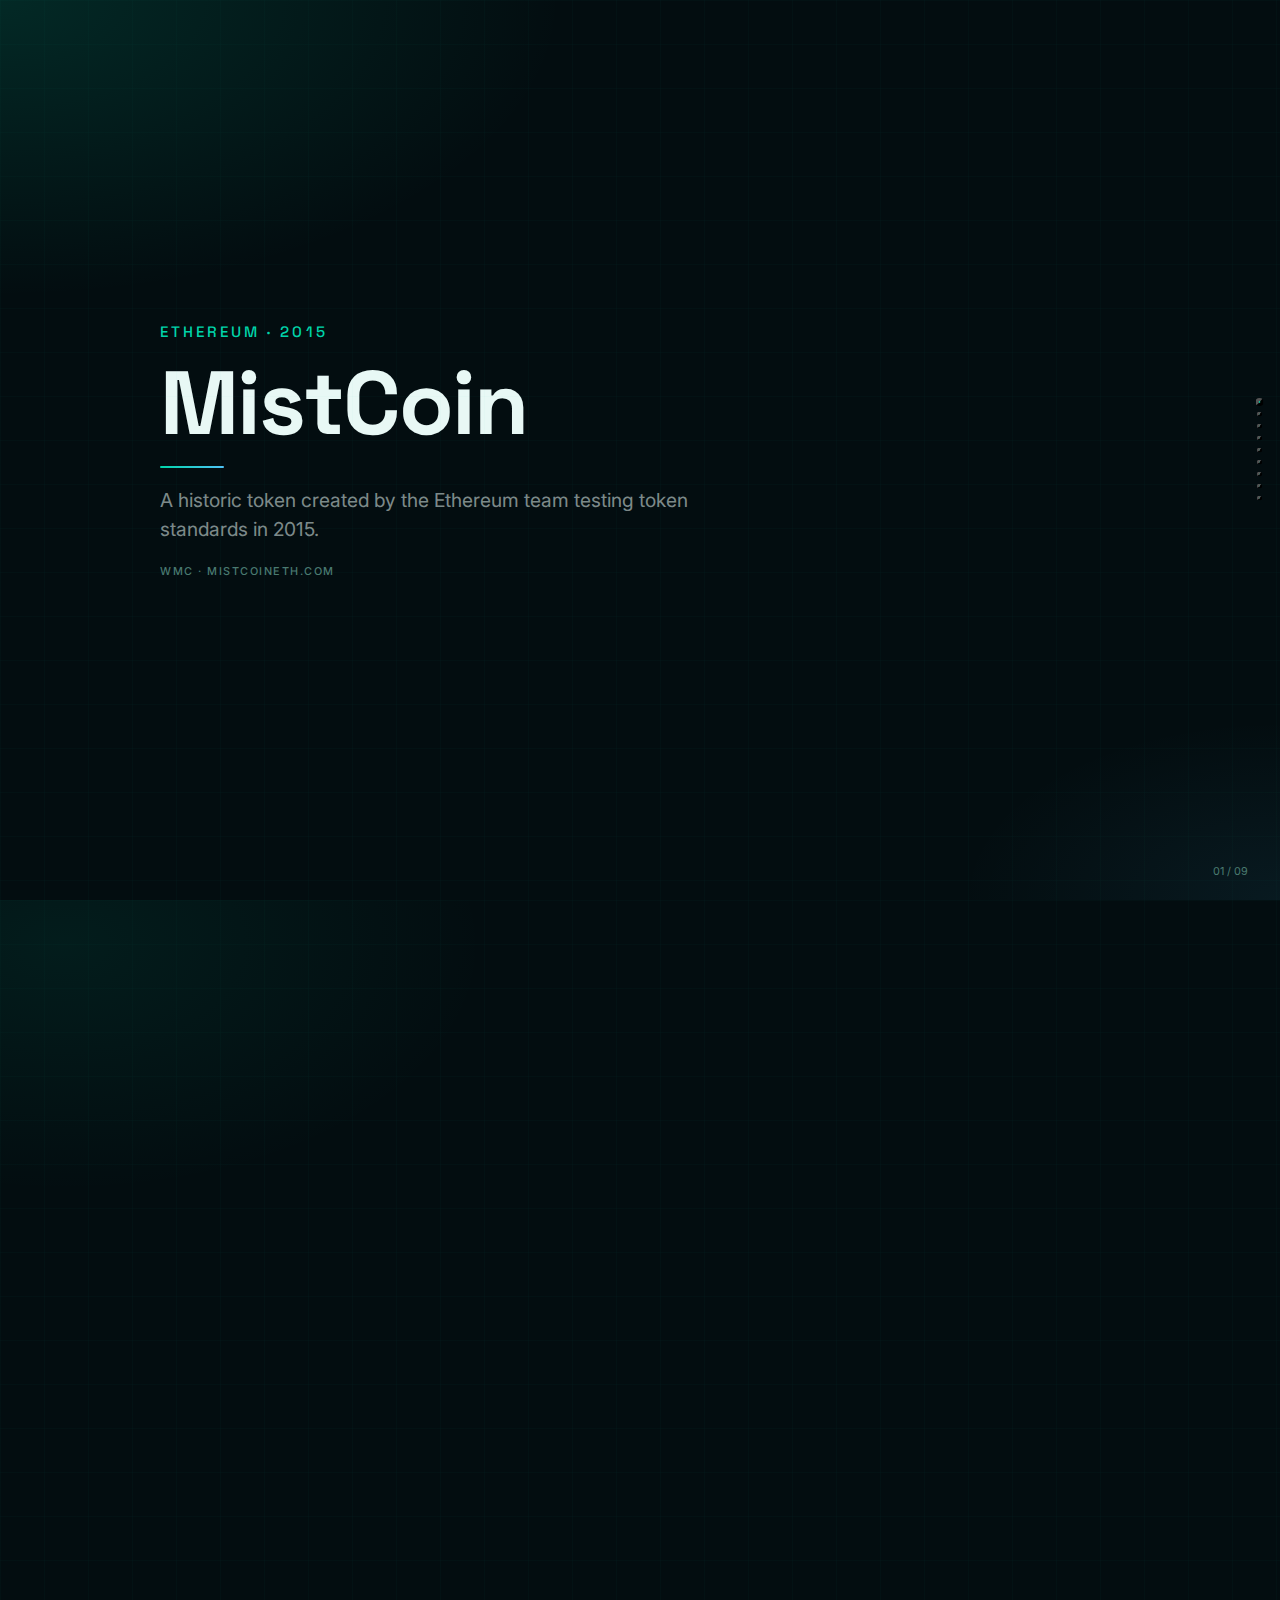
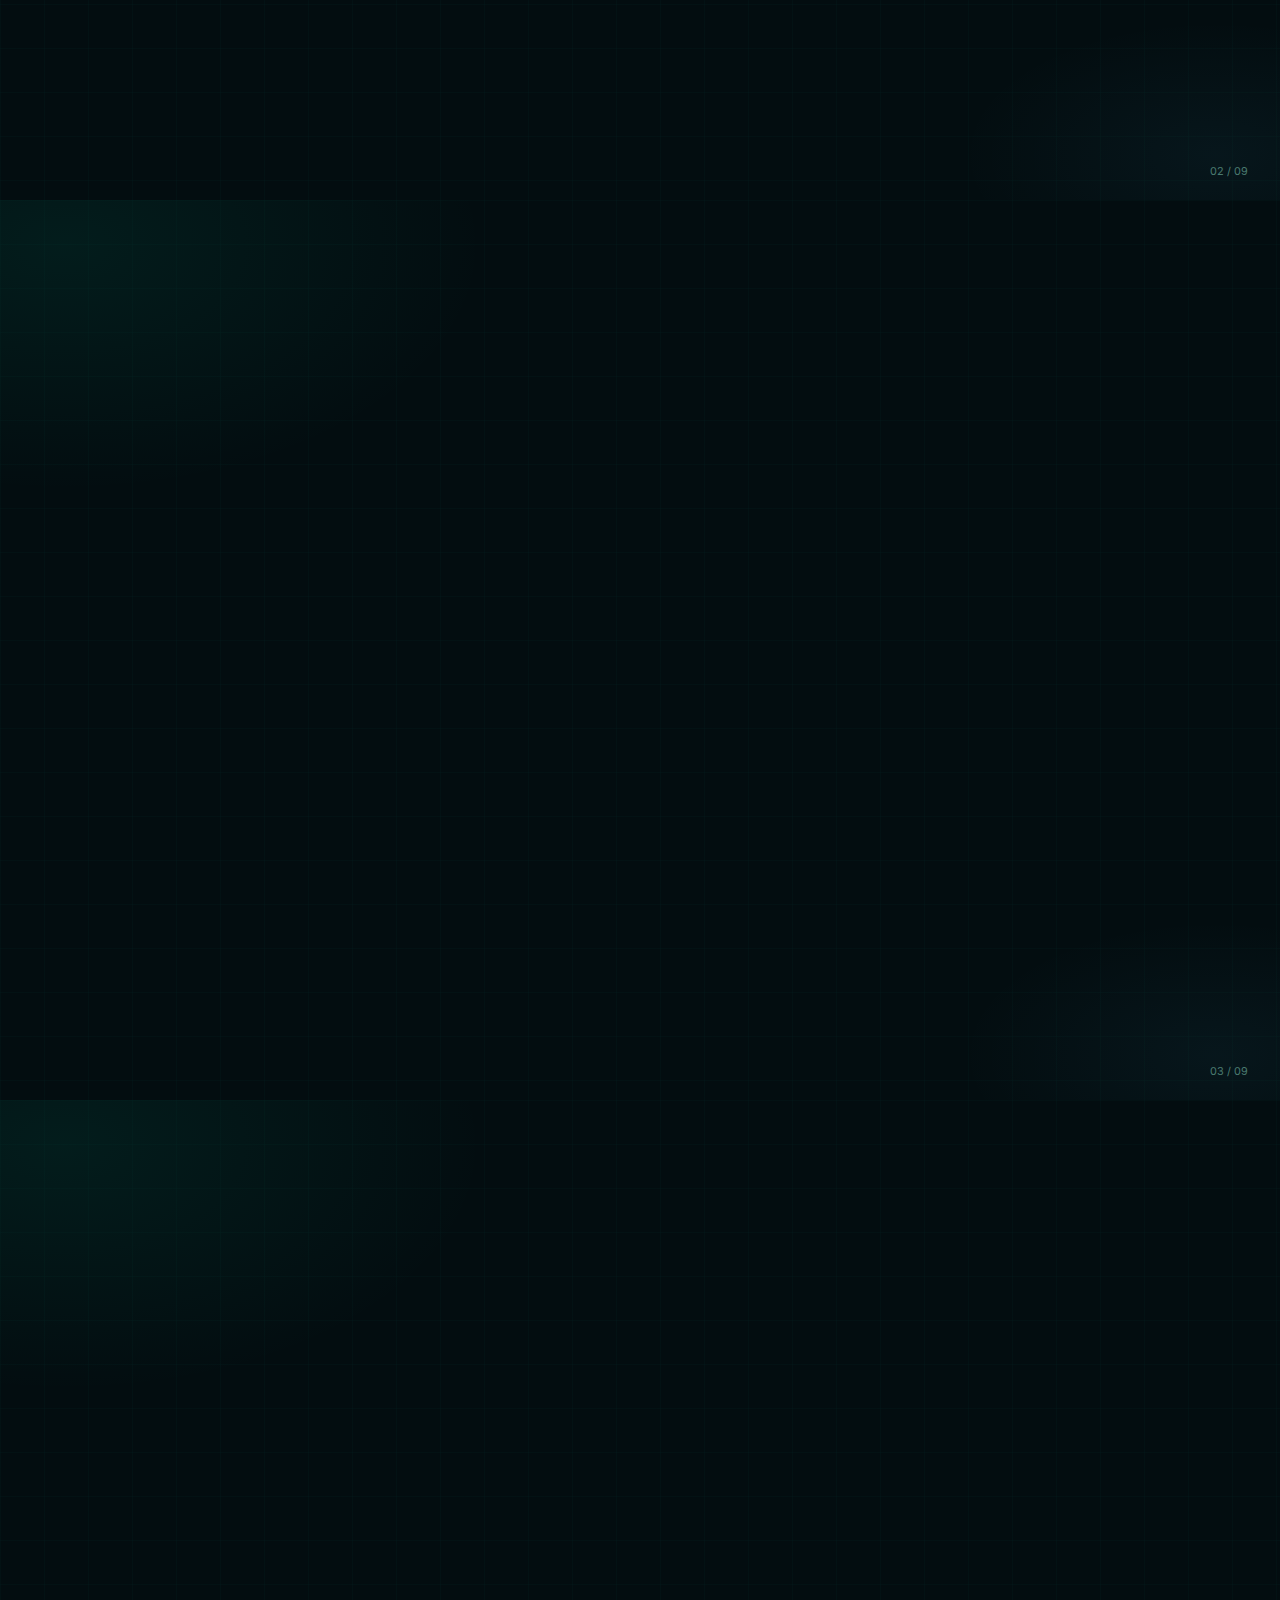
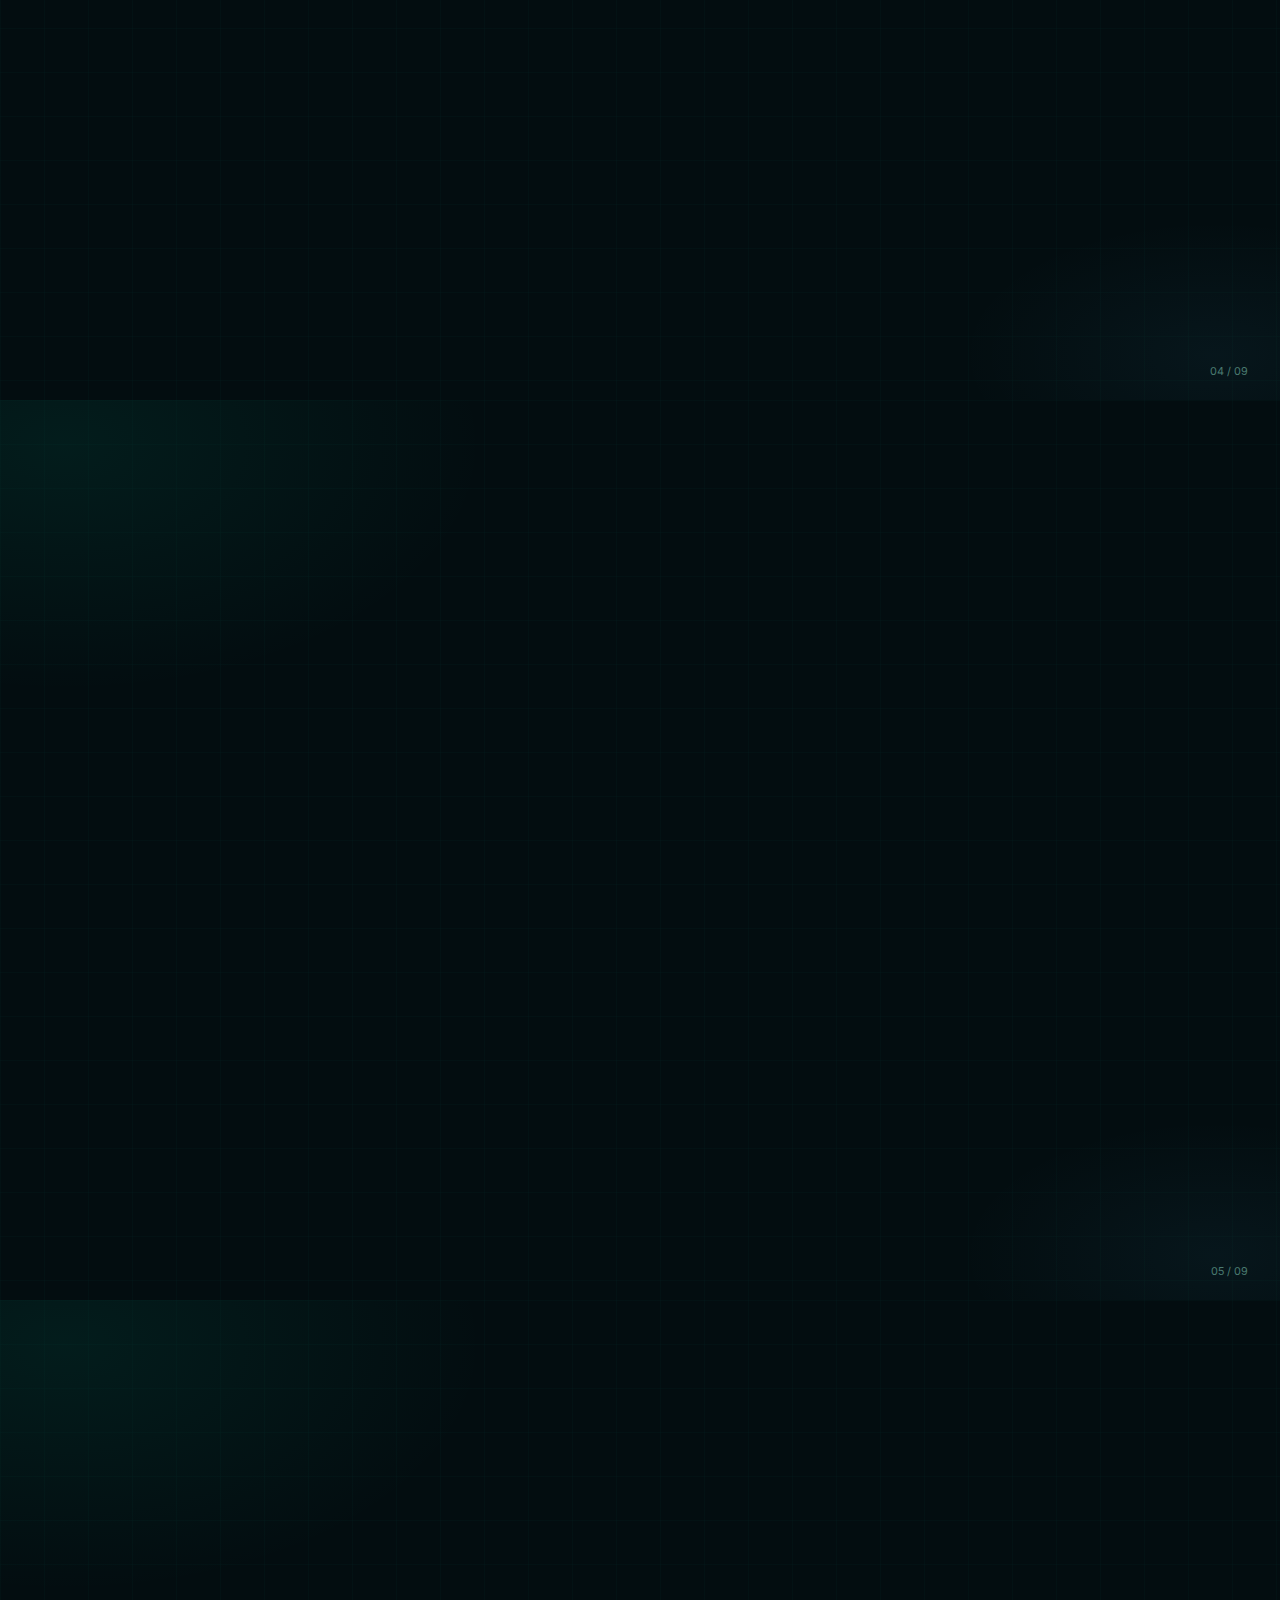
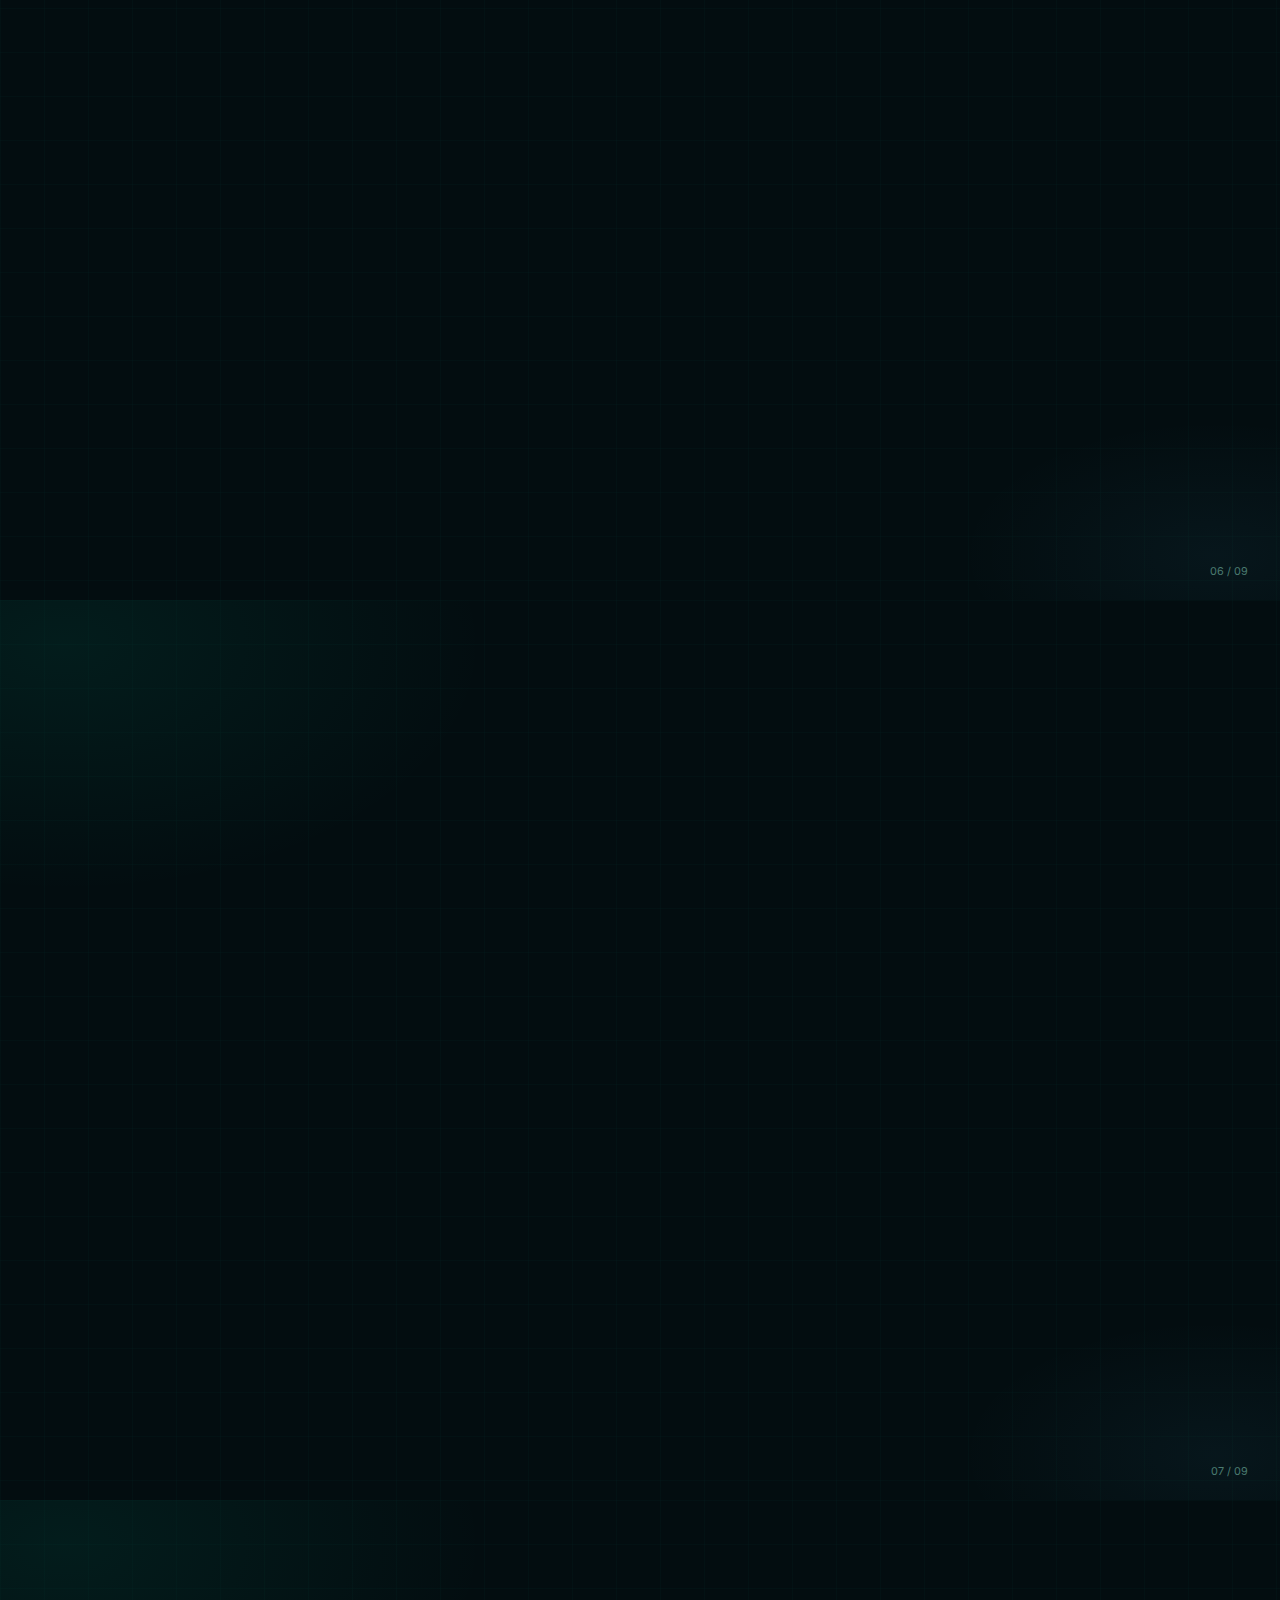
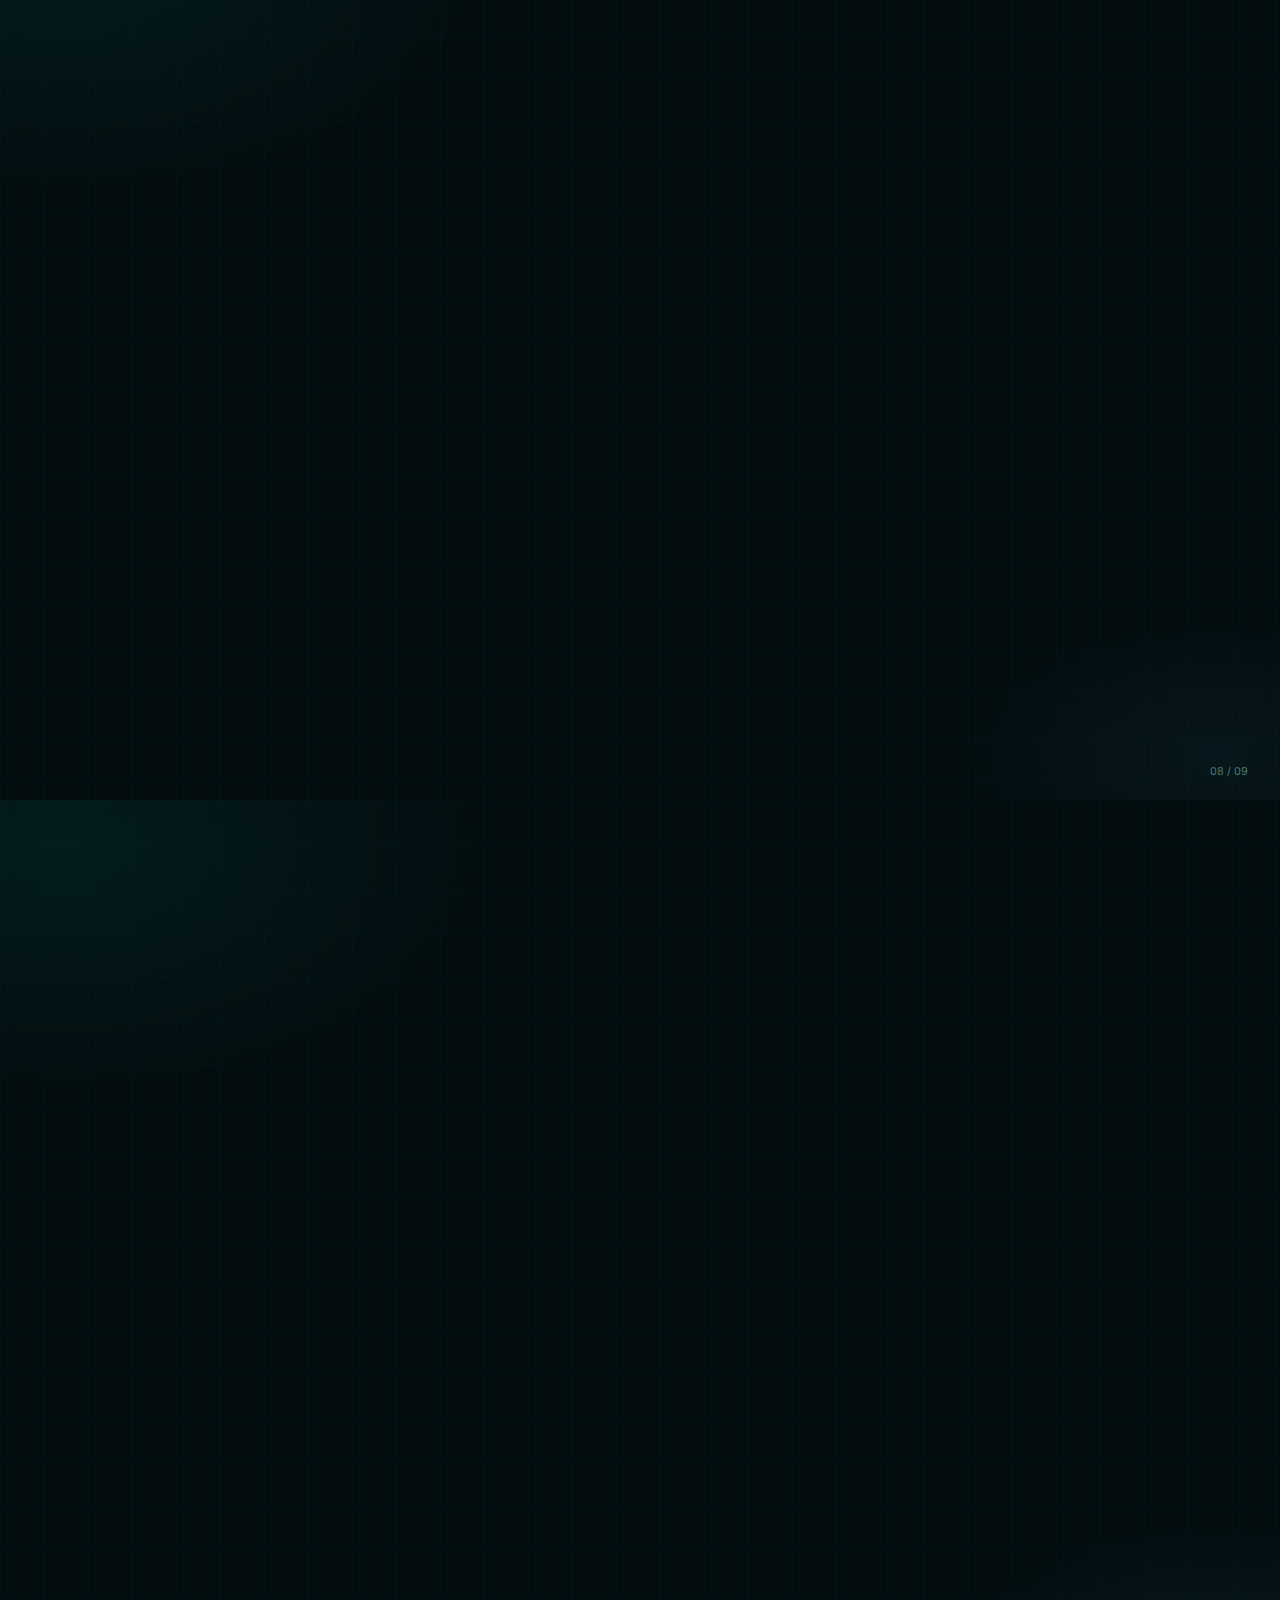
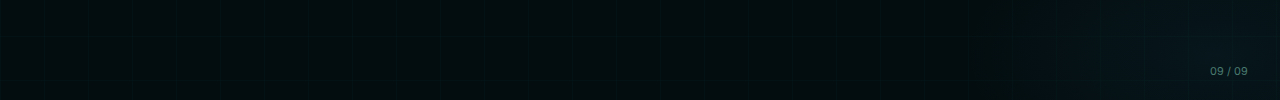
<file: pitch-deck.html>
<!DOCTYPE html>
<html lang="en">
<head>
  <meta charset="UTF-8">
  <meta name="viewport" content="width=device-width, initial-scale=1.0">
  <title>MistCoin — Pitch Deck</title>
  <link rel="preconnect" href="https://fonts.googleapis.com">
  <link rel="preconnect" href="https://fonts.gstatic.com" crossorigin>
  <link href="https://fonts.googleapis.com/css2?family=Space+Grotesk:wght@400;500;700&family=Inter:wght@300;400;500&display=swap" rel="stylesheet">

  <style>
    /* ===========================================
       THEME: MistCoin — Dark Institutional Heritage
       Near-black, teal/cyan accents, precise sans-serif
    =========================================== */
    :root {
      --bg:         #030d10;
      --bg2:        #061820;
      --bg3:        #0a2535;
      --accent:     #00d4aa;
      --accent2:    #4fc3f7;
      --gold:       #f0c060;
      --text:       #e8f8f5;
      --muted:      #4a7a70;
      --border:     rgba(0, 212, 170, 0.12);

      --font-head:  'Space Grotesk', system-ui, sans-serif;
      --font-body:  'Inter', system-ui, sans-serif;

      --title-size:  clamp(2.4rem, 7vw, 5.8rem);
      --h2-size:     clamp(1.5rem, 3.8vw, 3rem);
      --h3-size:     clamp(1rem, 2.2vw, 1.6rem);
      --body-size:   clamp(0.78rem, 1.4vw, 1.05rem);
      --small-size:  clamp(0.65rem, 1vw, 0.85rem);
      --label-size:  clamp(0.58rem, 0.85vw, 0.72rem);

      --pad:   clamp(1.5rem, 4vw, 4rem);
      --gap:   clamp(0.6rem, 1.4vw, 1.3rem);
      --ease:  cubic-bezier(0.16, 1, 0.3, 1);
    }

    *, *::before, *::after { margin: 0; padding: 0; box-sizing: border-box; }

    html {
      scroll-snap-type: y mandatory;
      scroll-behavior: smooth;
      height: 100%;
    }

    body {
      font-family: var(--font-body);
      background: var(--bg);
      color: var(--text);
      height: 100%;
      overflow-x: hidden;
    }

    /* ===========================================
       SLIDE SYSTEM
    =========================================== */
    .slide {
      width: 100vw;
      height: 100vh;
      height: 100dvh;
      overflow: hidden;
      scroll-snap-align: start;
      display: flex;
      flex-direction: column;
      justify-content: center;
      align-items: center;
      position: relative;
      padding: var(--pad);
    }

    .slide-inner {
      width: 100%;
      max-width: min(90vw, 960px);
      max-height: 90vh;
      overflow: hidden;
      display: flex;
      flex-direction: column;
      gap: var(--gap);
    }

    /* ===========================================
       BACKGROUND: subtle grid + corner glow
    =========================================== */
    .slide::before {
      content: '';
      position: absolute;
      inset: 0;
      background:
        radial-gradient(ellipse 60% 50% at 5% 5%, rgba(0,212,170,0.08) 0%, transparent 55%),
        radial-gradient(ellipse 40% 30% at 95% 95%, rgba(79,195,247,0.05) 0%, transparent 50%);
      pointer-events: none;
    }

    .slide::after {
      content: '';
      position: absolute;
      inset: 0;
      background-image:
        linear-gradient(rgba(0,212,170,0.025) 1px, transparent 1px),
        linear-gradient(90deg, rgba(0,212,170,0.025) 1px, transparent 1px);
      background-size: 44px 44px;
      pointer-events: none;
    }

    .slide-title::before {
      background:
        radial-gradient(ellipse 80% 60% at 0% 0%, rgba(0,212,170,0.14) 0%, transparent 55%),
        radial-gradient(ellipse 50% 40% at 100% 100%, rgba(79,195,247,0.07) 0%, transparent 50%);
    }

    /* ===========================================
       TYPOGRAPHY
    =========================================== */
    h1 {
      font-family: var(--font-head);
      font-size: var(--title-size);
      font-weight: 700;
      line-height: 1.0;
      letter-spacing: -0.02em;
    }

    h2 {
      font-family: var(--font-head);
      font-size: var(--h2-size);
      font-weight: 700;
      line-height: 1.15;
      color: var(--accent);
      letter-spacing: -0.01em;
    }

    h3 {
      font-family: var(--font-head);
      font-size: var(--h3-size);
      font-weight: 600;
      color: var(--accent2);
    }

    p {
      font-size: var(--body-size);
      line-height: 1.7;
      color: rgba(232,248,245,0.82);
    }

    .tag {
      font-size: var(--label-size);
      font-weight: 500;
      letter-spacing: 0.14em;
      text-transform: uppercase;
      color: var(--muted);
    }

    .accent  { color: var(--accent); }
    .accent2 { color: var(--accent2); }
    .gold    { color: var(--gold); }

    /* ===========================================
       ANIMATIONS
    =========================================== */
    .reveal {
      opacity: 0;
      transform: translateY(20px);
      transition: opacity 0.6s var(--ease), transform 0.6s var(--ease);
    }

    .slide.visible .reveal { opacity: 1; transform: translateY(0); }
    .slide.visible .reveal:nth-child(1) { transition-delay: 0.05s; }
    .slide.visible .reveal:nth-child(2) { transition-delay: 0.13s; }
    .slide.visible .reveal:nth-child(3) { transition-delay: 0.21s; }
    .slide.visible .reveal:nth-child(4) { transition-delay: 0.29s; }
    .slide.visible .reveal:nth-child(5) { transition-delay: 0.37s; }
    .slide.visible .reveal:nth-child(6) { transition-delay: 0.45s; }
    .slide.visible .reveal:nth-child(7) { transition-delay: 0.53s; }
    .slide.visible .reveal:nth-child(8) { transition-delay: 0.61s; }

    /* ===========================================
       DIVIDER
    =========================================== */
    .divider {
      width: clamp(36px, 7vw, 64px);
      height: 2px;
      background: linear-gradient(90deg, var(--accent), var(--accent2));
      border-radius: 2px;
      flex-shrink: 0;
    }

    /* ===========================================
       BULLET LIST
    =========================================== */
    .bullets {
      list-style: none;
      display: flex;
      flex-direction: column;
      gap: clamp(0.3rem, 0.75vw, 0.6rem);
    }

    .bullets li {
      font-size: var(--body-size);
      line-height: 1.55;
      color: rgba(232,248,245,0.82);
      display: flex;
      align-items: baseline;
      gap: 0.6em;
    }

    .bullets li::before {
      content: '›';
      font-size: 1.1em;
      color: var(--accent);
      flex-shrink: 0;
      font-weight: 700;
    }

    /* ===========================================
       TIMELINE
    =========================================== */
    .timeline {
      display: flex;
      flex-direction: column;
      gap: clamp(0.28rem, 0.65vw, 0.5rem);
      position: relative;
    }

    .timeline::before {
      content: '';
      position: absolute;
      left: clamp(52px, 10vw, 84px);
      top: 8px;
      bottom: 8px;
      width: 1px;
      background: linear-gradient(to bottom, rgba(0,212,170,0.4), transparent);
    }

    .timeline-item {
      display: grid;
      grid-template-columns: clamp(52px, 10vw, 84px) 12px 1fr;
      align-items: center;
      gap: 0 clamp(0.5rem, 1.2vw, 0.9rem);
    }

    .timeline-date {
      font-family: var(--font-head);
      font-size: var(--small-size);
      font-weight: 500;
      color: var(--accent);
      text-align: right;
      white-space: nowrap;
    }

    .timeline-dot {
      width: 7px;
      height: 7px;
      border-radius: 50%;
      background: var(--accent);
      margin: 0 auto;
      box-shadow: 0 0 8px rgba(0,212,170,0.6);
    }

    .timeline-text {
      font-size: var(--small-size);
      line-height: 1.4;
      color: rgba(232,248,245,0.78);
    }

    /* ===========================================
       TOKENOMICS
    =========================================== */
    .tokenomics-grid {
      display: grid;
      grid-template-columns: 1fr 1fr;
      gap: clamp(1rem, 3vw, 2.5rem);
      align-items: start;
    }

    .stats-list {
      display: flex;
      flex-direction: column;
      gap: clamp(0.3rem, 0.7vw, 0.55rem);
    }

    .stat-row {
      display: flex;
      justify-content: space-between;
      align-items: baseline;
      gap: 0.5rem;
      font-size: var(--small-size);
      border-bottom: 1px solid var(--border);
      padding-bottom: clamp(0.22rem, 0.5vw, 0.38rem);
    }

    .stat-label { color: var(--muted); }
    .stat-val   { color: var(--text); font-weight: 500; }

    /* CSS pie */
    .pie-wrap {
      display: flex;
      flex-direction: column;
      align-items: center;
      gap: clamp(0.5rem, 1vw, 0.85rem);
    }

    .pie {
      width: clamp(80px, 12vw, 120px);
      height: clamp(80px, 12vw, 120px);
      border-radius: 50%;
      background: conic-gradient(
        var(--accent)   0% 60%,
        var(--bg3)      60% 76%,
        var(--accent2)  76% 86%,
        var(--gold)     86% 100%
      );
      box-shadow: 0 0 24px rgba(0,212,170,0.2);
    }

    .legend {
      display: flex;
      flex-direction: column;
      gap: clamp(0.2rem, 0.45vw, 0.35rem);
    }

    .legend-item {
      display: flex;
      align-items: center;
      gap: 0.5rem;
      font-size: var(--small-size);
      color: rgba(232,248,245,0.8);
    }

    .legend-dot {
      width: 8px;
      height: 8px;
      border-radius: 2px;
      flex-shrink: 0;
    }

    /* ===========================================
       CARDS / TWO-COL
    =========================================== */
    .two-col {
      display: grid;
      grid-template-columns: 1fr 1fr;
      gap: clamp(0.8rem, 2vw, 2rem);
      align-items: start;
    }

    .card {
      background: var(--bg2);
      border: 1px solid var(--border);
      border-radius: 10px;
      padding: clamp(0.7rem, 1.5vw, 1.3rem);
    }

    /* ===========================================
       FAMILY
    =========================================== */
    .family-grid {
      display: grid;
      grid-template-columns: repeat(3, 1fr);
      gap: clamp(0.6rem, 1.4vw, 1.1rem);
    }

    .family-card {
      background: var(--bg2);
      border: 1px solid var(--border);
      border-radius: 10px;
      padding: clamp(0.7rem, 1.5vw, 1.2rem);
      text-align: center;
    }

    .family-card .emoji { font-size: clamp(1.3rem, 2.8vw, 2.2rem); display: block; margin-bottom: 0.3em; }
    .family-card .fc-date { font-size: var(--small-size); color: var(--muted); }
    .family-card .fc-name { font-size: var(--body-size); font-weight: 600; margin: 0.2em 0; }

    /* ===========================================
       LINKS
    =========================================== */
    .link-row {
      display: flex;
      flex-wrap: wrap;
      gap: clamp(0.4rem, 0.9vw, 0.75rem);
    }

    .link-chip {
      font-size: var(--small-size);
      color: var(--accent);
      text-decoration: none;
      border: 1px solid rgba(0,212,170,0.25);
      border-radius: 100px;
      padding: 0.3em 0.85em;
      transition: background 0.2s;
    }

    .link-chip:hover { background: rgba(0,212,170,0.1); }

    /* ===========================================
       PROGRESS + NAV DOTS
    =========================================== */
    #progress-bar {
      position: fixed;
      top: 0; left: 0;
      height: 2px;
      background: linear-gradient(90deg, var(--accent), var(--accent2));
      transition: width 0.3s var(--ease);
      z-index: 100;
    }

    #nav-dots {
      position: fixed;
      right: clamp(10px, 2vw, 18px);
      top: 50%;
      transform: translateY(-50%);
      display: flex;
      flex-direction: column;
      gap: 7px;
      z-index: 100;
    }

    .dot {
      width: 5px;
      height: 5px;
      border-radius: 50%;
      background: var(--muted);
      cursor: pointer;
      transition: background 0.25s, transform 0.25s;
    }

    .dot.active { background: var(--accent); transform: scale(1.6); }

    .slide-num {
      position: absolute;
      bottom: clamp(0.8rem, 2vw, 1.4rem);
      right: clamp(1rem, 2.5vw, 2rem);
      font-size: var(--label-size);
      color: var(--muted);
      z-index: 10;
    }

    /* ===========================================
       TITLE SLIDE EXTRAS
    =========================================== */
    .title-eyebrow {
      font-family: var(--font-head);
      font-size: clamp(0.7rem, 1.2vw, 0.95rem);
      font-weight: 500;
      letter-spacing: 0.2em;
      text-transform: uppercase;
      color: var(--accent);
    }

    .title-sub {
      font-size: clamp(0.85rem, 1.7vw, 1.2rem);
      color: rgba(232,248,245,0.55);
      max-width: 560px;
      line-height: 1.5;
    }

    /* Subtle horizontal rule */
    .h-rule {
      border: none;
      border-top: 1px solid var(--border);
      margin: 0;
    }

    /* CTA */
    .cta-big {
      font-family: var(--font-head);
      font-size: clamp(2rem, 5.5vw, 4.5rem);
      font-weight: 700;
      background: linear-gradient(135deg, var(--accent), var(--accent2));
      -webkit-background-clip: text;
      -webkit-text-fill-color: transparent;
      background-clip: text;
      line-height: 1.1;
      letter-spacing: -0.02em;
    }

    /* Address mono */
    .mono {
      font-family: 'SF Mono', 'Fira Code', monospace;
      font-size: var(--small-size);
      color: var(--accent);
      word-break: break-all;
    }

    /* ===========================================
       RESPONSIVE
    =========================================== */
    @media (max-height: 700px) {
      :root { --pad: clamp(1rem, 3vw, 2rem); --gap: clamp(0.35rem, 0.9vw, 0.7rem); --title-size: clamp(2rem, 5vw, 3.6rem); }
    }

    @media (max-height: 600px) {
      :root { --h2-size: clamp(1.1rem, 2.8vw, 1.9rem); --title-size: clamp(1.6rem, 4vw, 2.8rem); }
    }

    @media (max-width: 600px) {
      .two-col, .tokenomics-grid, .family-grid { grid-template-columns: 1fr; }
    }

    @media (prefers-reduced-motion: reduce) {
      .reveal { transition: opacity 0.2s; transform: none; }
    }
  </style>
</head>
<body>

<div id="progress-bar"></div>
<nav id="nav-dots" aria-label="Slide navigation"></nav>

<!-- ═══════════════════════════════════════
     SLIDE 1 — TITLE
═══════════════════════════════════════ -->
<section class="slide slide-title" id="slide-0" aria-label="Title">
  <div class="slide-inner">
    <span class="title-eyebrow reveal">Ethereum · 2015</span>
    <h1 class="reveal">MistCoin</h1>
    <div class="divider reveal"></div>
    <p class="title-sub reveal">A historic token created by the Ethereum team testing token standards in 2015.</p>
    <span class="tag reveal" style="margin-top:0.2em">WMC · mistcoineth.com</span>
  </div>
  <span class="slide-num">01 / 09</span>
</section>

<!-- ═══════════════════════════════════════
     SLIDE 2 — HOW IT STARTED
═══════════════════════════════════════ -->
<section class="slide" id="slide-1" aria-label="How It Started">
  <div class="slide-inner">
    <span class="tag reveal">Origin Story</span>
    <h2 class="reveal">How It Started</h2>
    <div class="divider reveal"></div>
    <ul class="bullets">
      <li class="reveal">In the early years of Ethereum, EF leader <strong class="accent">Alex Van de Sande (avsa)</strong> led a team called <strong>Mist</strong> — focused on mass adoption through Dapps.</li>
      <li class="reveal"><strong class="accent">Fabian Vogelsteller</strong> joined as lead Dapp developer. Both were keenly interested in contract development and the importance of establishing standards.</li>
      <li class="reveal">The Mist team built the <strong>Mist Browser</strong> and the <strong>Ethereum Wallet</strong> — the official wallet for Ethereum at the time.</li>
      <li class="reveal">On <strong>Nov 3, 2015</strong>, just before Devcon 1, they released a feature allowing anyone to create tokens in the Wallet. Fabian created MistCoin and sent half the supply to avsa.</li>
    </ul>
  </div>
  <span class="slide-num">02 / 09</span>
</section>

<!-- ═══════════════════════════════════════
     SLIDE 3 — THE STANDARD
═══════════════════════════════════════ -->
<section class="slide" id="slide-2" aria-label="The Standard">
  <div class="slide-inner">
    <span class="tag reveal">Significance</span>
    <h2 class="reveal">The Standard</h2>
    <div class="divider reveal"></div>
    <ul class="bullets">
      <li class="reveal">MistCoin was the <strong class="gold">first</strong> in hundreds of coins created from its source code in the Ethereum Wallet. These were the first tokens to be heavily traded and used on Ethereum.</li>
      <li class="reveal">Fabian and avsa were <strong>handing out MistCoin on Reddit</strong> — the first token community.</li>
      <li class="reveal">A few days later, avsa demoed the feature as a <strong class="accent">keynote speaker at Devcon 1</strong>. Fabian spoke on standardization.</li>
      <li class="reveal"><strong class="gold">16 days after creating MistCoin</strong>, Fabian and Vitalik Buterin published <strong>EIP-20: Token Standard</strong> — paving the way to ERC-20, the standard that defines all tokens today.</li>
    </ul>
  </div>
  <span class="slide-num">03 / 09</span>
</section>

<!-- ═══════════════════════════════════════
     SLIDE 4 — WRAPPED & AVAILABLE
═══════════════════════════════════════ -->
<section class="slide" id="slide-3" aria-label="Wrapped MistCoin">
  <div class="slide-inner">
    <span class="tag reveal">Today</span>
    <h2 class="reveal">Wrapped &amp; Available</h2>
    <div class="divider reveal"></div>
    <ul class="bullets">
      <li class="reveal">In <strong>2022</strong>, avsa and Fabian were approached to help fund a group interested in historic NFTs. avsa donated hundreds of thousands of MistCoin for giveaways.</li>
      <li class="reveal">A <strong>wrapper was created</strong> to make it a standard ERC-20. Fabian donated a large amount — half placed for sale — funding a <strong class="accent">full-range V2 pool locked for 100 years</strong>.</li>
      <li class="reveal">MistCoin, created by the co-author of ERC-20, the first token in a feature release to create tokens in the Ethereum Wallet, is now <strong class="gold">available for all to collect</strong>.</li>
    </ul>
  </div>
  <span class="slide-num">04 / 09</span>
</section>

<!-- ═══════════════════════════════════════
     SLIDE 5 — TIMELINE
═══════════════════════════════════════ -->
<section class="slide" id="slide-4" aria-label="Timeline">
  <div class="slide-inner">
    <span class="tag reveal">History</span>
    <h2 class="reveal">Timeline</h2>
    <div class="divider reveal"></div>
    <div class="timeline reveal">
      <div class="timeline-item"><span class="timeline-date">Jun 2015</span><span class="timeline-dot"></span><span class="timeline-text">Vitalik publishes the Ethereum standards wiki</span></div>
      <div class="timeline-item"><span class="timeline-date">Nov 3, 2015</span><span class="timeline-dot"></span><span class="timeline-text">Fabian &amp; avsa create MistCoin — the first standard tokens in the Ethereum Wallet</span></div>
      <div class="timeline-item"><span class="timeline-date">Nov 2015</span><span class="timeline-dot"></span><span class="timeline-text">avsa keynotes at Devcon 1, demos the Ethereum Wallet token feature</span></div>
      <div class="timeline-item"><span class="timeline-date">Nov 19, 2015</span><span class="timeline-dot"></span><span class="timeline-text">Fabian &amp; Vitalik publish EIP-20: Token Standard (→ ERC-20)</span></div>
      <div class="timeline-item"><span class="timeline-date">Sep 2017</span><span class="timeline-dot"></span><span class="timeline-text">ERC-20 is finalized as the definitive token standard</span></div>
      <div class="timeline-item"><span class="timeline-date">Jul 2022</span><span class="timeline-dot"></span><span class="timeline-text">MistCoin is wrapped — full-range V2 liquidity pool launched, locked 100 years</span></div>
      <div class="timeline-item"><span class="timeline-date">May 2025</span><span class="timeline-dot"></span><span class="timeline-text">MistCoin source code verified on Etherscan</span></div>
    </div>
  </div>
  <span class="slide-num">05 / 09</span>
</section>

<!-- ═══════════════════════════════════════
     SLIDE 6 — MISTONOMICS
═══════════════════════════════════════ -->
<section class="slide" id="slide-5" aria-label="Mistonomics">
  <div class="slide-inner">
    <span class="tag reveal">Tokenomics</span>
    <h2 class="reveal">Mistonomics</h2>
    <div class="divider reveal"></div>
    <div class="tokenomics-grid reveal">
      <div class="stats-list">
        <div class="stat-row"><span class="stat-label">Total Supply</span><span class="stat-val">1 Million</span></div>
        <div class="stat-row"><span class="stat-label">Wrapped Supply</span><span class="stat-val">600,000 WMC</span></div>
        <div class="stat-row"><span class="stat-label">V2 Liquidity</span><span class="stat-val accent">Full-range · Locked 100 years</span></div>
        <div class="stat-row"><span class="stat-label">Lost / Inactive</span><span class="stat-val">~10–20% of supply</span></div>
        <div class="stat-row"><span class="stat-label">Base Bridge</span><span class="stat-val">Yes</span></div>
        <div class="stat-row"><span class="stat-label">Listings</span><span class="stat-val">CoinEx &amp; NonKYC</span></div>
        <div class="stat-row"><span class="stat-label">Community Multisig</span><span class="stat-val">~15,000 MistCoin</span></div>
      </div>
      <div class="pie-wrap">
        <div class="pie"></div>
        <div class="legend">
          <div class="legend-item"><div class="legend-dot" style="background:var(--accent)"></div>60% Circulating</div>
          <div class="legend-item"><div class="legend-dot" style="background:var(--bg3)"></div>16% Locked LP</div>
          <div class="legend-item"><div class="legend-dot" style="background:var(--accent2)"></div>10% Community</div>
          <div class="legend-item"><div class="legend-dot" style="background:var(--gold)"></div>14% Lost / Inactive</div>
        </div>
      </div>
    </div>
  </div>
  <span class="slide-num">06 / 09</span>
</section>

<!-- ═══════════════════════════════════════
     SLIDE 7 — THE SIGNIFICANCE
═══════════════════════════════════════ -->
<section class="slide" id="slide-6" aria-label="The Significance">
  <div class="slide-inner">
    <span class="tag reveal">Why It Matters</span>
    <h2 class="reveal">The Significance</h2>
    <div class="divider reveal"></div>
    <ul class="bullets">
      <li class="reveal">MistCoin is <strong class="gold">the original ERC-20</strong> — not in spirit, in fact. Created by the co-author of the standard itself, 16 days before EIP-20 was published.</li>
      <li class="reveal">It is the actual on-chain artifact from <strong>the moment token standards were invented</strong>. There is no comparable provenance in crypto.</li>
      <li class="reveal">Historic Ethereum collectors seek provenance — and MistCoin is <strong class="accent">as provenant as it gets</strong>: Fabian → avsa → Devcon 1 → ERC-20.</li>
      <li class="reveal">The full-range V2 pool locked for 100 years ensures deep liquidity is permanent and manipulation-resistant.</li>
    </ul>
  </div>
  <span class="slide-num">07 / 09</span>
</section>

<!-- ═══════════════════════════════════════
     SLIDE 8 — THE FAMILY
═══════════════════════════════════════ -->
<section class="slide" id="slide-7" aria-label="The Family">
  <div class="slide-inner">
    <span class="tag reveal">Context</span>
    <h2 class="reveal">Ethereum Foundation Tokens</h2>
    <div class="divider reveal"></div>
    <p class="reveal" style="max-width:600px">MistCoin and Unicorn Meat are both Ethereum Foundation originals — two chapters in the same story of Ethereum's earliest experiments with tokens.</p>
    <div class="family-grid reveal">
      <div class="family-card">
        <span class="emoji">💠</span>
        <div class="fc-date">Nov 3, 2015</div>
        <div class="fc-name accent">MistCoin</div>
        <p style="font-size:var(--small-size);color:var(--muted)">Fabian Vogelsteller. The first token in the Ethereum Wallet. Ancestor of all ERC-20s.</p>
      </div>
      <div class="family-card">
        <span class="emoji">🦄</span>
        <div class="fc-date">Feb 2016</div>
        <div class="fc-name" style="color:var(--accent2)">Unicorns</div>
        <p style="font-size:var(--small-size);color:var(--muted)">avsa for the EF TipJar fundraise. Donation-minted. 2,717 total supply. Forever rare.</p>
      </div>
      <div class="family-card">
        <span class="emoji">🍖</span>
        <div class="fc-date">Mar 2016</div>
        <div class="fc-name" style="color:var(--gold)">Unicorn Meat</div>
        <p style="font-size:var(--small-size);color:var(--muted)">avsa's Grinder DAO. Quadratic voting, token swaps, mutations. Now collectible.</p>
      </div>
    </div>
  </div>
  <span class="slide-num">08 / 09</span>
</section>

<!-- ═══════════════════════════════════════
     SLIDE 9 — CTA
═══════════════════════════════════════ -->
<section class="slide" id="slide-8" aria-label="Collect Ethereum History">
  <div class="slide-inner" style="text-align:center;align-items:center">
    <div class="cta-big reveal">Collect Ethereum History</div>
    <p class="title-sub reveal">The original token — created by the authors of ERC-20, now wrapped and available.</p>
    <div class="divider reveal" style="margin:0 auto"></div>
    <div class="link-row reveal" style="justify-content:center;margin-top:0.3rem">
      <a class="link-chip" href="https://mistcoineth.com" target="_blank">mistcoineth.com</a>
      <a class="link-chip" href="#" target="_blank">CoinGecko &amp; CMC</a>
      <a class="link-chip" href="#" target="_blank">DexTools</a>
      <a class="link-chip" href="#" target="_blank">Twitter</a>
    </div>
    <div class="card reveal" style="margin-top:var(--gap);text-align:left;max-width:420px">
      <p class="stat-label" style="font-size:var(--label-size);margin-bottom:0.4em">CONTRACT ADDRESSES</p>
      <p style="font-size:var(--small-size);color:var(--muted);margin-bottom:0.3em">MistCoin</p>
      <p class="mono">0xf4eCEd2f682CE333f96f2D8966C613DeD8fC95DD</p>
      <p style="font-size:var(--small-size);color:var(--muted);margin:0.5em 0 0.3em">Wrapped MistCoin (WMC)</p>
      <p class="mono">0x7Fd4d7737597E7b4ee22AcbF8D94362343ae0a79</p>
    </div>
  </div>
  <span class="slide-num">09 / 09</span>
</section>

<script>
  /* ===========================================
     SLIDE PRESENTATION CONTROLLER
  =========================================== */
  const slides = Array.from(document.querySelectorAll('.slide'));
  const progressBar = document.getElementById('progress-bar');
  const navDotsEl = document.getElementById('nav-dots');
  const totalSlides = slides.length;
  let currentSlide = 0;

  // Build nav dots
  slides.forEach((_, i) => {
    const dot = document.createElement('button');
    dot.className = 'dot' + (i === 0 ? ' active' : '');
    dot.setAttribute('aria-label', `Slide ${i + 1}`);
    dot.addEventListener('click', () => scrollToSlide(i));
    navDotsEl.appendChild(dot);
  });

  function updateUI(idx) {
    currentSlide = idx;
    const pct = totalSlides > 1 ? (idx / (totalSlides - 1)) * 100 : 100;
    progressBar.style.width = pct + '%';
    navDotsEl.querySelectorAll('.dot').forEach((d, i) => {
      d.classList.toggle('active', i === idx);
    });
  }

  function scrollToSlide(idx) {
    slides[idx].scrollIntoView({ behavior: 'smooth' });
    updateUI(idx);
  }

  // Intersection observer: animations + dot tracking
  const observer = new IntersectionObserver((entries) => {
    entries.forEach(entry => {
      if (entry.isIntersecting) {
        entry.target.classList.add('visible');
        const idx = slides.indexOf(entry.target);
        if (idx !== -1) updateUI(idx);
      }
    });
  }, { threshold: 0.5 });

  slides.forEach(s => observer.observe(s));

  // Keyboard navigation
  document.addEventListener('keydown', (e) => {
    if (e.key === 'ArrowDown' || e.key === 'ArrowRight' || e.key === ' ') {
      e.preventDefault();
      if (currentSlide < totalSlides - 1) scrollToSlide(currentSlide + 1);
    } else if (e.key === 'ArrowUp' || e.key === 'ArrowLeft') {
      e.preventDefault();
      if (currentSlide > 0) scrollToSlide(currentSlide - 1);
    }
  });

  // Touch/swipe
  let touchStart = 0;
  document.addEventListener('touchstart', e => { touchStart = e.touches[0].clientY; }, { passive: true });
  document.addEventListener('touchend', e => {
    const delta = touchStart - e.changedTouches[0].clientY;
    if (Math.abs(delta) > 40) {
      if (delta > 0 && currentSlide < totalSlides - 1) scrollToSlide(currentSlide + 1);
      else if (delta < 0 && currentSlide > 0) scrollToSlide(currentSlide - 1);
    }
  }, { passive: true });

  updateUI(0);
</script>
</body>
</html>
</file>
